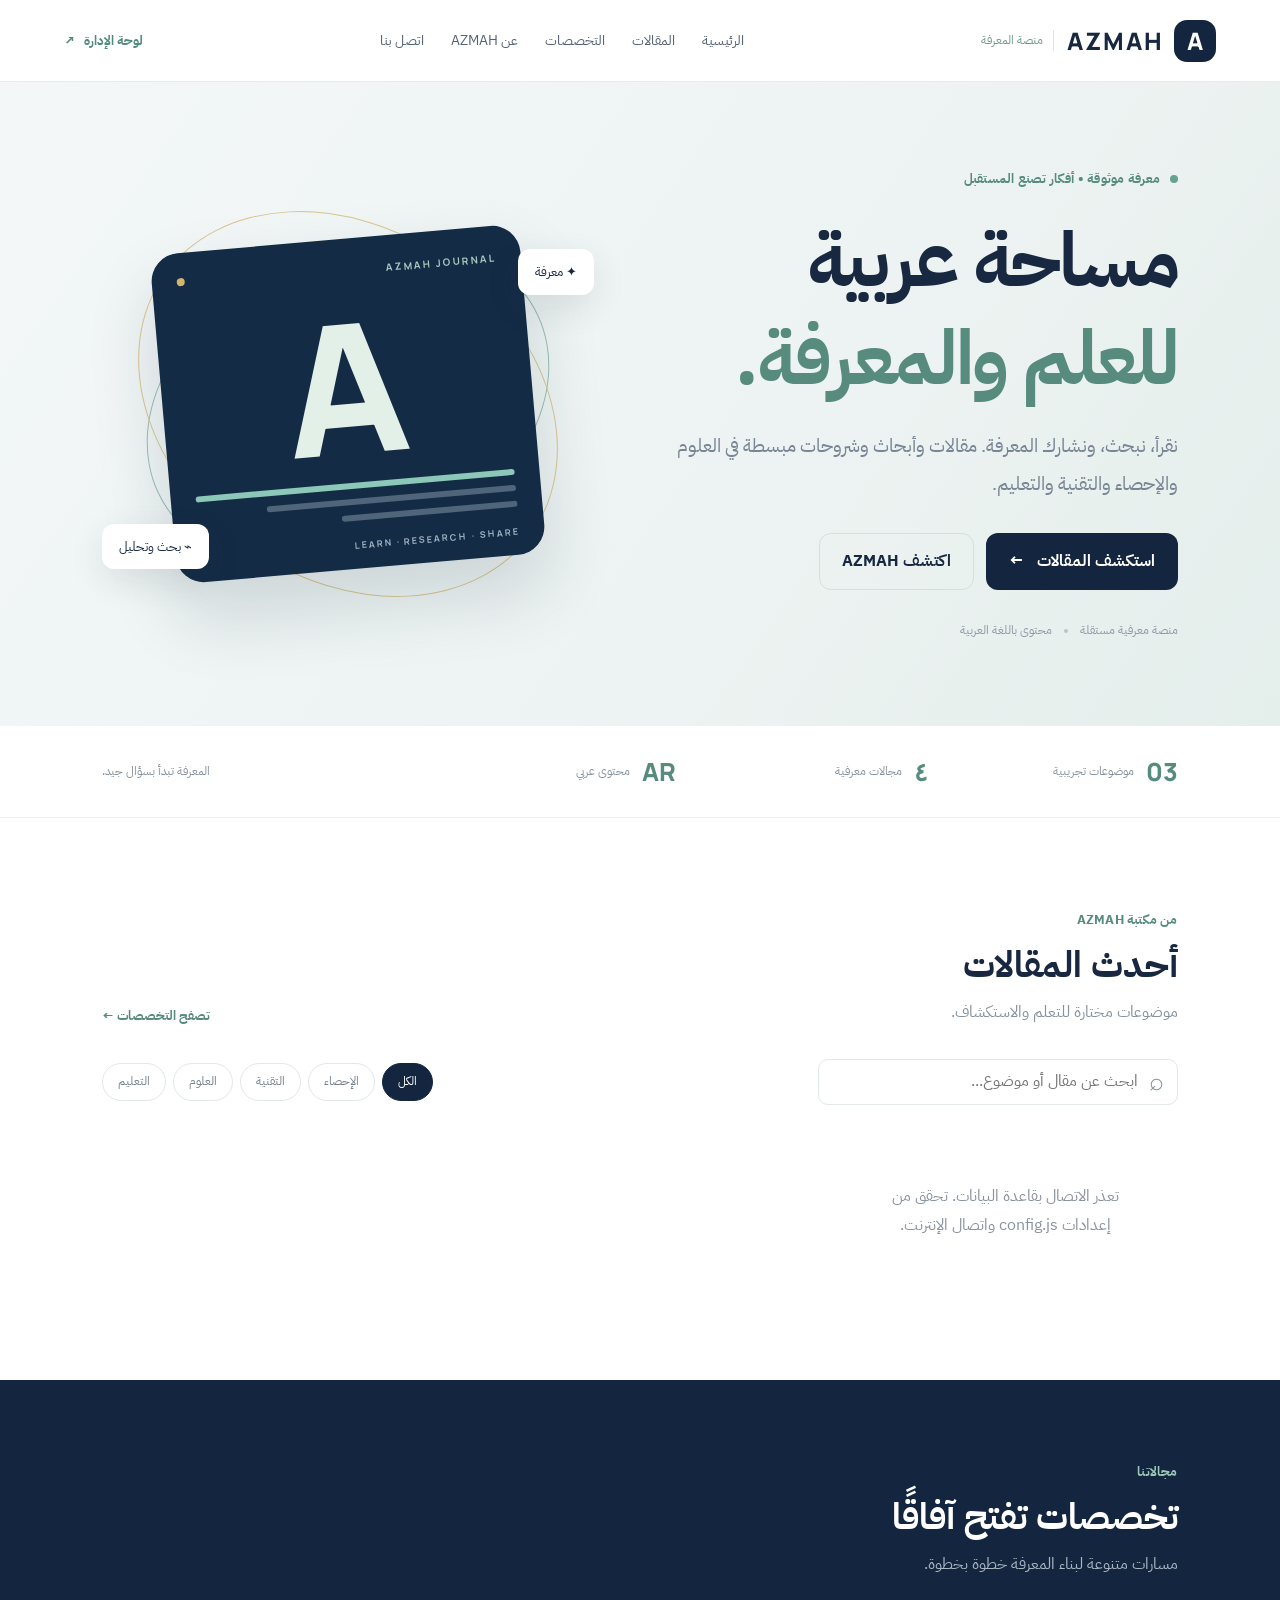
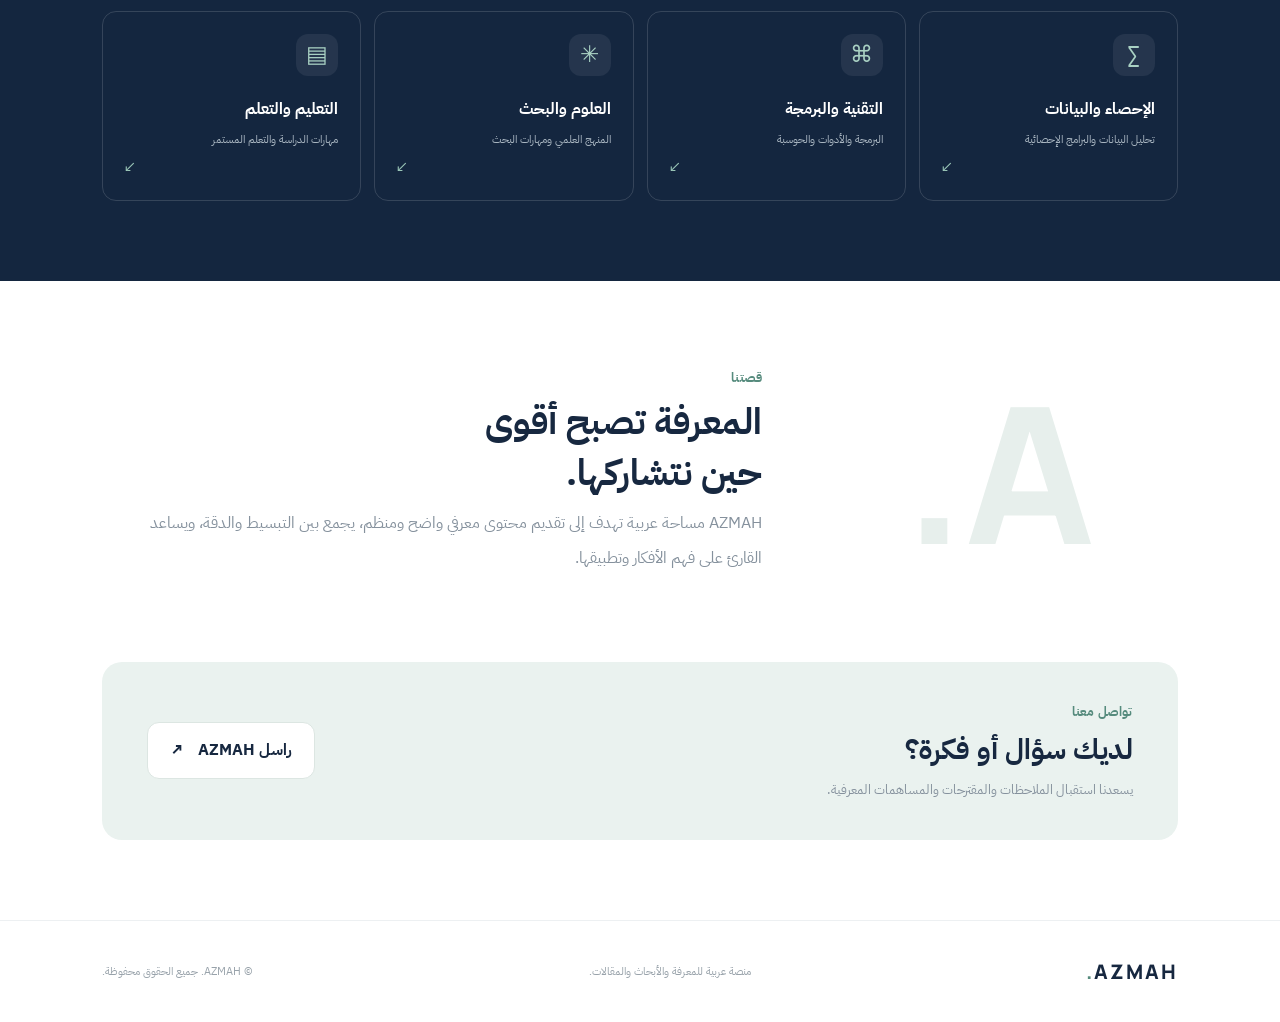
<file: index.html>
<!doctype html>
<html lang="ar" dir="rtl">
<head>
  <meta charset="utf-8">
  <meta name="viewport" content="width=device-width, initial-scale=1">
  <meta name="description" content="AZMAH منصة عربية للمعرفة والأبحاث والمقالات العلمية والتقنية.">
  <meta name="theme-color" content="#14263f">
  <title>AZMAH | منصة المعرفة</title>
  <link rel="preconnect" href="https://fonts.googleapis.com">
  <link rel="preconnect" href="https://fonts.gstatic.com" crossorigin>
  <link href="https://fonts.googleapis.com/css2?family=IBM+Plex+Sans+Arabic:wght@400;500;600;700&family=Manrope:wght@600;700;800&display=swap" rel="stylesheet">
  <link rel="stylesheet" href="styles.css">
</head>
<body>
  <header class="site-header">
    <a class="brand" href="index.html" aria-label="AZMAH الصفحة الرئيسية">
      <span class="brand-mark">A</span>
      <span class="brand-name">AZMAH</span>
      <span class="brand-sub">منصة المعرفة</span>
    </a>
    <button class="menu-toggle" id="menuToggle" aria-label="فتح القائمة">☰</button>
    <nav class="main-nav" id="mainNav">
      <a href="#home">الرئيسية</a>
      <a href="#articles">المقالات</a>
      <a href="#categories">التخصصات</a>
      <a href="#about">عن AZMAH</a>
      <a href="#contact">اتصل بنا</a>
    </nav>
    <a class="admin-link" href="admin.html">لوحة الإدارة <span>↗</span></a>
  </header>

  <main>
    <section class="hero" id="home">
      <div class="hero-copy">
        <div class="eyebrow"><span class="eyebrow-dot"></span> معرفة موثوقة • أفكار تصنع المستقبل</div>
        <h1>مساحة عربية<br><em>للعلم والمعرفة.</em></h1>
        <p>نقرأ، نبحث، ونشارك المعرفة. مقالات وأبحاث وشروحات مبسطة في العلوم والإحصاء والتقنية والتعليم.</p>
        <div class="hero-actions">
          <a class="button button-primary" href="#articles">استكشف المقالات <span>←</span></a>
          <a class="button button-ghost" href="#about">اكتشف AZMAH</a>
        </div>
        <div class="hero-meta"><span>منصة معرفية مستقلة</span><i></i><span>محتوى باللغة العربية</span></div>
      </div>
      <div class="hero-art" aria-label="هوية AZMAH البصرية">
        <div class="orbit orbit-one"></div><div class="orbit orbit-two"></div>
        <div class="art-card">
          <div class="art-top"><span>AZMAH JOURNAL</span><span class="art-dot"></span></div>
          <div class="art-letter">A</div>
          <div class="art-lines"><b></b><b></b><b></b></div>
          <div class="art-foot">LEARN · RESEARCH · SHARE</div>
        </div>
        <div class="floating-note note-one">✦ معرفة</div>
        <div class="floating-note note-two">⌁ بحث وتحليل</div>
      </div>
    </section>

    <section class="stats-strip" aria-label="عن المنصة">
      <div><strong id="articleCount">03</strong><span>موضوعات تجريبية</span></div>
      <div><strong>٤</strong><span>مجالات معرفية</span></div>
      <div><strong>AR</strong><span>محتوى عربي</span></div>
      <div class="stats-note">المعرفة تبدأ بسؤال جيد.</div>
    </section>

    <section class="section" id="articles">
      <div class="section-heading">
        <div><div class="section-kicker">من مكتبة AZMAH</div><h2>أحدث المقالات</h2><p>موضوعات مختارة للتعلم والاستكشاف.</p></div>
        <a class="text-link" href="#categories">تصفح التخصصات ←</a>
      </div>
      <div class="toolbar">
        <label class="search-box"><span>⌕</span><input id="searchInput" type="search" placeholder="ابحث عن مقال أو موضوع..." aria-label="البحث في المقالات"></label>
        <div class="filter-list" id="categoryFilters">
          <button class="filter active" data-category="الكل">الكل</button>
          <button class="filter" data-category="الإحصاء">الإحصاء</button>
          <button class="filter" data-category="التقنية">التقنية</button>
          <button class="filter" data-category="العلوم">العلوم</button>
          <button class="filter" data-category="التعليم">التعليم</button>
        </div>
      </div>
      <div class="article-grid" id="articleGrid"></div>
      <div class="empty-state" id="emptyState" hidden>لا توجد مقالات مطابقة. جرّب كلمة بحث أخرى.</div>
    </section>

    <section class="categories-section" id="categories">
      <div class="section-heading light-heading">
        <div><div class="section-kicker">مجالاتنا</div><h2>تخصصات تفتح آفاقًا</h2><p>مسارات متنوعة لبناء المعرفة خطوة بخطوة.</p></div>
      </div>
      <div class="category-grid">
        <a class="category-card" href="#articles" data-jump="الإحصاء"><span class="category-icon">∑</span><b>الإحصاء والبيانات</b><small>تحليل البيانات والبرامج الإحصائية</small><span class="category-arrow">↙</span></a>
        <a class="category-card" href="#articles" data-jump="التقنية"><span class="category-icon">⌘</span><b>التقنية والبرمجة</b><small>البرمجة والأدوات والحوسبة</small><span class="category-arrow">↙</span></a>
        <a class="category-card" href="#articles" data-jump="العلوم"><span class="category-icon">✳</span><b>العلوم والبحث</b><small>المنهج العلمي ومهارات البحث</small><span class="category-arrow">↙</span></a>
        <a class="category-card" href="#articles" data-jump="التعليم"><span class="category-icon">▤</span><b>التعليم والتعلم</b><small>مهارات الدراسة والتعلم المستمر</small><span class="category-arrow">↙</span></a>
      </div>
    </section>

    <section class="about-section" id="about">
      <div class="about-mark">A.</div>
      <div><div class="section-kicker">قصتنا</div><h2>المعرفة تصبح أقوى<br>حين نتشاركها.</h2><p>AZMAH مساحة عربية تهدف إلى تقديم محتوى معرفي واضح ومنظم، يجمع بين التبسيط والدقة، ويساعد القارئ على فهم الأفكار وتطبيقها.</p></div>
    </section>

    <section class="contact-section" id="contact">
      <div><div class="section-kicker">تواصل معنا</div><h2>لديك سؤال أو فكرة؟</h2><p>يسعدنا استقبال الملاحظات والمقترحات والمساهمات المعرفية.</p></div>
      <a class="button button-light" id="contactEmailLink" href="#">راسل AZMAH <span>↗</span></a>
    </section>
  </main>

  <footer class="site-footer">
    <a class="footer-brand" href="#home">AZMAH<span>.</span></a>
    <p>منصة عربية للمعرفة والأبحاث والمقالات.</p>
    <span>© <span id="year"></span> AZMAH. جميع الحقوق محفوظة.</span>
  </footer>

  <dialog class="article-dialog" id="articleDialog">
    <button class="dialog-close" id="dialogClose" aria-label="إغلاق">×</button>
    <div class="dialog-cover" id="dialogCover">AZMAH JOURNAL</div>
    <div class="dialog-content"><div class="article-meta" id="dialogMeta"></div><h2 id="dialogTitle"></h2><p id="dialogExcerpt"></p><div class="dialog-body" id="dialogBody"></div><small class="demo-note">ملاحظة: هذا محتوى تجريبي أولي، ويجب مراجعته وتوثيق مصادره قبل النشر الأكاديمي.</small></div>
  </dialog>

  <script src="config.js"></script>
  <script src="script.js"></script>
</body>
</html>
</file>
<file: styles.css>
*{box-sizing:border-box}html{scroll-behavior:smooth;scroll-padding-top:90px}body{margin:0;background:#fff;color:#172840;font-family:"IBM Plex Sans Arabic",sans-serif;line-height:1.8}a{color:inherit;text-decoration:none}button,input,textarea,select{font:inherit}.site-header,.admin-header{height:82px;padding:0 max(5vw,22px);display:flex;align-items:center;justify-content:space-between;border-bottom:1px solid #e7ebef;background:#fff;position:sticky;top:0;z-index:10}.brand{display:flex;align-items:center;gap:10px}.brand-mark{width:42px;height:42px;border-radius:13px;background:#14263f;color:#fff;display:grid;place-items:center;font:800 24px Manrope,sans-serif}.brand-name{font:800 24px Manrope,sans-serif;letter-spacing:2px}.brand-sub{font-size:12px;color:#71958a;border-right:1px solid #dce4e5;padding-right:10px;margin-right:3px}.main-nav{display:flex;gap:27px;font-size:14px;color:#536174}.main-nav a:hover,.text-link:hover{color:#528b7c}.admin-link{font-size:13px;font-weight:700;color:#528b7c}.admin-link span{margin-right:5px}.menu-toggle{display:none;border:0;background:none;font-size:25px;color:#172840}.hero{min-height:600px;padding:85px max(8vw,24px);display:grid;grid-template-columns:1.05fr .95fr;align-items:center;gap:40px;background:linear-gradient(125deg,#f3f7f8,#edf3f2 60%,#e4eeeb);overflow:hidden}.eyebrow,.section-kicker{font-size:13px;font-weight:700;color:#568b7d;letter-spacing:.2px}.eyebrow{display:flex;align-items:center;gap:9px}.eyebrow-dot{width:8px;height:8px;background:#67a18f;border-radius:50%}.hero h1{font-size:clamp(42px,6vw,76px);line-height:1.28;margin:23px 0 18px;letter-spacing:-2px}.hero h1 em{font-style:normal;color:#568b7d}.hero-copy>p{font-size:19px;color:#788594;max-width:570px;line-height:2}.hero-actions{display:flex;gap:12px;margin-top:30px;flex-wrap:wrap}.button{display:inline-flex;align-items:center;justify-content:center;gap:14px;border-radius:12px;padding:13px 22px;font-weight:700;border:1px solid transparent;cursor:pointer;transition:.2s}.button-primary{background:#14263f;color:#fff}.button-primary:hover{background:#254363;transform:translateY(-2px)}.button-ghost{border-color:#d4dfe1;color:#172840;background:transparent}.button-ghost:hover{background:#f2f6f6}.hero-meta{display:flex;align-items:center;gap:12px;margin-top:30px;color:#8b98a4;font-size:12px}.hero-meta i,.article-meta i{width:4px;height:4px;background:#b9c4c9;border-radius:50%}.hero-art{height:420px;position:relative;display:grid;place-items:center}.art-card{width:min(370px,85%);height:330px;border-radius:28px;background:#142b46;box-shadow:0 35px 70px #1b34412a;transform:rotate(-5deg);padding:25px;color:#e5f1eb;position:relative;z-index:2}.art-top{display:flex;justify-content:space-between;font:700 10px Manrope;letter-spacing:2px;color:#a9c9c1}.art-dot{width:8px;height:8px;border-radius:50%;background:#d7b46d}.art-letter{font:800 180px/.95 Manrope,sans-serif;text-align:center;color:#e2f0e8;margin-top:22px}.art-lines{display:grid;gap:10px;margin-top:12px}.art-lines b{height:6px;border-radius:9px;background:#8cc8b7}.art-lines b:nth-child(2){width:78%;background:#50647a}.art-lines b:nth-child(3){width:55%;background:#50647a}.art-foot{font:700 9px Manrope;letter-spacing:2px;color:#9fb2c0;margin-top:18px}.orbit{position:absolute;border:1px solid #9bbdb4;border-radius:50%;width:420px;height:310px;transform:rotate(-25deg)}.orbit-two{width:450px;height:350px;border-color:#d8c58d;transform:rotate(35deg)}.floating-note{position:absolute;background:#fff;padding:11px 17px;border-radius:12px;box-shadow:0 12px 35px #243a421c;font-size:13px;z-index:3}.note-one{top:55px;right:0}.note-two{bottom:45px;left:0}.stats-strip{display:grid;grid-template-columns:repeat(3,1fr) 1.4fr;padding:28px max(8vw,24px);border-bottom:1px solid #edf0f2;gap:20px}.stats-strip>div:not(.stats-note){display:flex;align-items:center;gap:12px}.stats-strip strong{font:800 25px Manrope;color:#568b7d}.stats-strip span,.stats-note{font-size:12px;color:#85919d}.stats-note{align-self:center;text-align:left}.section{padding:90px max(8vw,24px)}.section-heading{display:flex;justify-content:space-between;align-items:end;gap:20px;margin-bottom:32px}.section-heading h2,.about-section h2,.contact-section h2{font-size:36px;line-height:1.4;margin:8px 0}.section-heading p,.about-section p,.contact-section p{color:#85919d;margin:0}.text-link{font-size:13px;font-weight:700;color:#568b7d;white-space:nowrap}.toolbar{display:flex;justify-content:space-between;gap:18px;align-items:center;margin-bottom:26px;flex-wrap:wrap}.search-box{height:46px;border:1px solid #e2e8ea;border-radius:10px;display:flex;align-items:center;padding:0 13px;gap:9px;min-width:240px;flex:1;max-width:360px;color:#81909a}.search-box span{font-size:25px}.search-box input{border:0;outline:0;width:100%;background:transparent;color:#172840}.filter-list{display:flex;gap:7px;flex-wrap:wrap}.filter{border:1px solid #e2e8ea;background:#fff;border-radius:30px;padding:7px 15px;font-size:12px;color:#74818c;cursor:pointer}.filter.active,.filter:hover{background:#14263f;border-color:#14263f;color:#fff}.article-grid{display:grid;grid-template-columns:repeat(3,1fr);gap:22px}.article-card{border:1px solid #e5eaed;border-radius:17px;overflow:hidden;background:#fff;transition:.25s}.article-card:hover{transform:translateY(-5px);box-shadow:0 20px 45px #14263f12}.article-cover{width:100%;height:190px;border:0;display:flex;align-items:center;justify-content:center;position:relative;cursor:pointer;color:#38566c;background:linear-gradient(135deg,#e8eeea,#d8e8e4)}.cover-التقنية{background:linear-gradient(135deg,#e6eaf3,#d5dfeb)}.cover-العلوم{background:linear-gradient(135deg,#e9edf4,#dce5ed)}.cover-التعليم{background:linear-gradient(135deg,#f1ede4,#e8e3d7)}.cover-symbol{font-size:68px;font-weight:400}.cover-label{position:absolute;bottom:18px;left:20px;font:700 10px Manrope;letter-spacing:2px;color:#526f7b}.article-card-content{padding:22px}.article-meta{display:flex;align-items:center;gap:10px;color:#9aa4ad;font-size:11px}.article-meta span{color:#568b7d;font-weight:700}.article-card h3{font-size:20px;line-height:1.6;margin:14px 0 8px}.article-title-button{border:0;background:none;padding:0;text-align:right;color:#172840;font-weight:700;cursor:pointer}.article-card p{font-size:13px;color:#8a96a0;line-height:2;min-height:52px;margin:0 0 18px}.read-link{border:0;background:none;color:#568b7d;font-weight:700;font-size:13px;padding:0;cursor:pointer}.read-link span{margin-right:7px}.empty-state{text-align:center;color:#87939d;padding:35px}.categories-section{background:#14263f;color:#fff;padding:80px max(8vw,24px)}.light-heading p{color:#aab7c2}.light-heading .section-kicker{color:#9bc7b8}.category-grid{display:grid;grid-template-columns:repeat(4,1fr);gap:13px}.category-card{border:1px solid #ffffff24;border-radius:14px;padding:22px;min-height:190px;position:relative;transition:.2s}.category-card:hover{background:#ffffff0d;transform:translateY(-4px)}.category-icon{display:grid;place-items:center;width:42px;height:42px;border-radius:12px;background:#ffffff12;color:#a9d1c3;font-size:23px;margin-bottom:19px}.category-card b{display:block;font-size:16px}.category-card small{display:block;color:#aab7c2;margin-top:6px;font-size:11px}.category-arrow{position:absolute;left:20px;bottom:17px;color:#9bc7b8}.about-section{padding:85px max(8vw,24px);display:grid;grid-template-columns:.7fr 1.3fr;align-items:center;gap:60px}.about-mark{font:800 190px/.9 Manrope;color:#e7efec;text-align:center}.about-section p{max-width:650px;line-height:2.2}.contact-section{margin:0 max(8vw,24px) 80px;border-radius:20px;background:#eaf2ef;padding:38px 45px;display:flex;align-items:center;justify-content:space-between;gap:20px}.contact-section h2{font-size:28px}.contact-section p{font-size:13px}.button-light{background:#fff;color:#172840;border:1px solid #dce6e2}.site-footer{padding:30px max(8vw,24px);border-top:1px solid #edf0f2;display:flex;align-items:center;justify-content:space-between;gap:18px;color:#98a2aa;font-size:11px}.footer-brand{font:800 20px Manrope;color:#172840;letter-spacing:2px}.footer-brand span{color:#568b7d}.article-dialog{border:0;border-radius:18px;padding:0;width:min(680px,calc(100% - 28px));max-height:90vh;overflow:auto;color:#172840}.article-dialog::backdrop{background:#0d1a2bcc}.dialog-close{position:sticky;top:10px;float:left;margin:10px;border:0;border-radius:50%;width:35px;height:35px;background:#fff;color:#172840;font-size:24px;cursor:pointer;z-index:2}.dialog-cover{height:150px;background:#e5efeb;display:grid;place-items:center;color:#4d776f;font:700 14px Manrope;letter-spacing:2px}.dialog-content{padding:25px 30px}.dialog-content h2{font-size:27px;line-height:1.5}.dialog-content>p{color:#82909a}.dialog-body p{line-height:2.1;color:#536273}.demo-note{display:block;color:#a17b39;border-top:1px solid #edf0f2;padding-top:15px;margin-top:20px}.admin-body{background:#f5f7f8;min-height:100vh}.admin-header{position:static}.admin-wrap{max-width:980px;margin:45px auto;padding:0 22px 70px}.admin-title{display:flex;align-items:center;justify-content:space-between;margin-bottom:25px}.admin-title h1{font-size:32px;margin:5px 0}.admin-title p{margin:0;color:#82909a}.admin-badge{background:#e5efeb;color:#568b7d;border-radius:30px;padding:7px 13px;font-size:12px}.notice{background:#fff8e9;border:1px solid #f0dfb7;border-radius:12px;padding:16px 18px;color:#806b3f;font-size:13px;line-height:2;margin-bottom:22px}.admin-stats{display:grid;grid-template-columns:repeat(3,1fr);gap:12px;margin-bottom:22px}.admin-stats>div{background:#fff;border:1px solid #e6ebee;border-radius:12px;padding:17px}.admin-stats strong{display:block;font:800 24px Manrope;color:#568b7d}.admin-stats span{font-size:12px;color:#8b969f}.editor-panel,.admin-list-section{background:#fff;border:1px solid #e5eaed;border-radius:16px;padding:24px;margin-bottom:22px}.panel-heading{display:flex;align-items:center;justify-content:space-between;margin-bottom:20px}.panel-heading h2{margin:4px 0;font-size:22px}.panel-symbol{font-size:30px;color:#568b7d}.article-form label{display:block;font-size:13px;font-weight:700;color:#506071;margin-bottom:15px}.article-form input,.article-form textarea,.article-form select{display:block;width:100%;margin-top:7px;border:1px solid #dfe6e9;border-radius:9px;padding:12px;background:#fff;color:#172840;outline-color:#80ad9f}.article-form textarea{resize:vertical;line-height:1.8}.form-row{display:grid;grid-template-columns:1fr 1fr;gap:14px}.form-actions{display:flex;gap:10px;flex-wrap:wrap}.small-button{font-size:12px;padding:9px 13px}.admin-article{display:flex;justify-content:space-between;align-items:center;gap:15px;border-top:1px solid #edf0f2;padding:15px 0}.admin-article b{font-size:14px}.admin-article small{display:block;color:#89959e;font-size:11px}.admin-actions{display:flex;gap:7px}.admin-actions button{border:0;border-radius:7px;padding:7px 12px;cursor:pointer;font-size:12px}.edit-button{background:#eaf2ef;color:#477e70}.delete-button{background:#fff0ee;color:#b45c52}
@media(max-width:850px){.main-nav{gap:13px;font-size:12px}.hero{padding-top:60px;padding-bottom:60px}.article-grid{grid-template-columns:repeat(2,1fr)}.category-grid{grid-template-columns:repeat(2,1fr)}.stats-strip{grid-template-columns:repeat(3,1fr)}.stats-note{grid-column:1/-1;text-align:right}.about-mark{font-size:140px}}
@media(max-width:620px){.site-header{height:70px;padding:0 18px}.brand-mark{width:37px;height:37px}.brand-name{font-size:21px}.brand-sub{display:none}.menu-toggle{display:block;order:3}.main-nav{display:none;position:absolute;top:69px;right:0;left:0;background:#fff;padding:16px 22px;border-bottom:1px solid #e5eaed;box-shadow:0 15px 25px #14263f10;flex-direction:column;gap:12px}.main-nav.nav-open{display:flex}.admin-link{font-size:11px}.hero{display:block;padding:55px 23px 35px}.hero h1{font-size:47px}.hero-copy>p{font-size:16px}.hero-art{height:340px;margin-top:20px}.art-card{height:280px}.art-letter{font-size:145px}.orbit{width:330px;height:270px}.orbit-two{width:350px;height:290px}.stats-strip{padding:20px 22px;gap:8px}.stats-strip>div:not(.stats-note){display:block}.stats-strip strong{display:block;font-size:22px}.stats-strip span{font-size:10px}.section{padding:60px 22px}.section-heading{align-items:start;flex-direction:column}.section-heading h2,.about-section h2{font-size:29px}.toolbar{align-items:stretch}.search-box{max-width:none}.filter-list{overflow:auto;flex-wrap:nowrap;padding-bottom:4px}.filter{white-space:nowrap}.article-grid{grid-template-columns:1fr}.article-cover{height:175px}.categories-section{padding:60px 22px}.category-grid{grid-template-columns:1fr 1fr;gap:9px}.category-card{padding:15px;min-height:175px}.category-card b{font-size:13px}.category-card small{font-size:10px}.about-section{padding:60px 22px;grid-template-columns:1fr;gap:0}.about-mark{font-size:100px;text-align:right}.contact-section{margin:0 18px 55px;padding:25px;display:block}.contact-section .button{margin-top:18px}.site-footer{padding:25px 22px;display:block}.site-footer>*{display:block;margin:7px 0}.admin-wrap{margin:25px auto}.admin-title h1{font-size:25px}.admin-stats{gap:7px}.admin-stats>div{padding:12px}.admin-stats strong{font-size:20px}.admin-stats span{font-size:10px}.editor-panel,.admin-list-section{padding:17px}.form-row{grid-template-columns:1fr;gap:0}.admin-article{align-items:flex-start;flex-direction:column}.dialog-content{padding:20px}.dialog-content h2{font-size:22px}}
</file>
